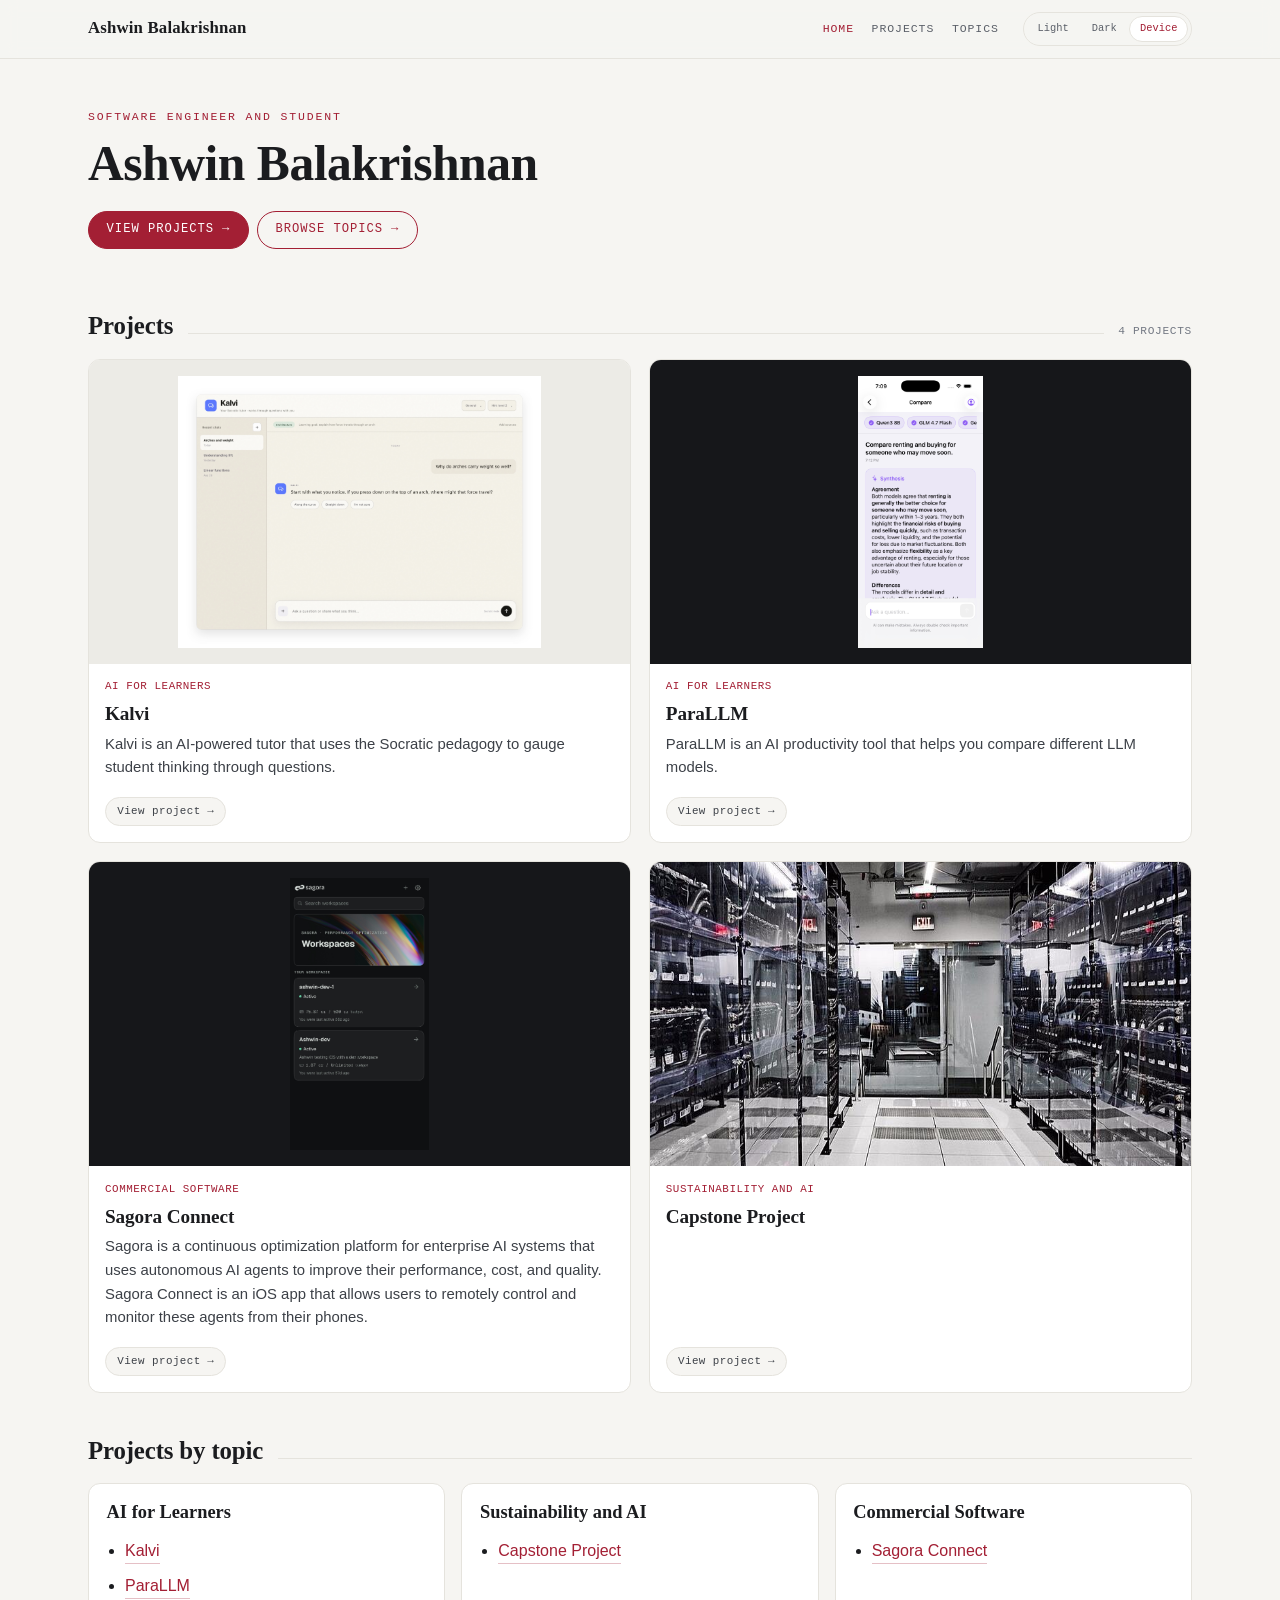
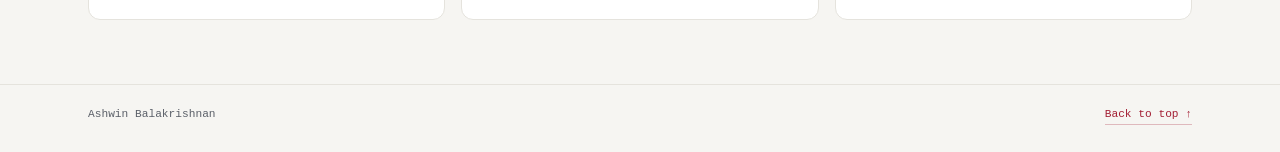
<file: index.html>
<!doctype html>
<html lang="en" data-theme="device">
<head>
  <meta charset="utf-8">
  <meta name="viewport" content="width=device-width, initial-scale=1">
  <meta name="theme-color" content="#F6F5F2">
  <meta name="description" content="Ashwin Balakrishnan — Software Engineer and Student">
  <meta property="og:title" content="Ashwin Balakrishnan">
  <meta property="og:description" content="Ashwin Balakrishnan — Software Engineer and Student">
  <meta property="og:type" content="website">
  <title>Ashwin Balakrishnan</title>
  <script>
    // Apply the saved appearance before the stylesheet loads.
    try {
      const savedTheme = localStorage.getItem('portfolio-theme');
      if (['light', 'dark', 'device'].includes(savedTheme)) {
        document.documentElement.dataset.theme = savedTheme;
      }
    } catch {}
  </script>
  <link rel="stylesheet" href="styles.css?v=485163ef6a50">
  <script src="portfolio.js?v=b46e432a2c5e" defer></script>
</head>
<body id="top">
  <a class="skip-link" href="#main-content">Skip to content</a>
  <header class="topbar">
    <div class="inner">
      <a class="brand" href="index.html">Ashwin Balakrishnan</a>
      <button class="navtoggle" type="button" aria-label="Menu" aria-expanded="false" aria-controls="site-navigation" hidden>☰</button>
      <nav class="sections" id="site-navigation" aria-label="Sections">
        <a href="index.html" aria-current="page">Home</a>
        <a href="#projects">Projects</a>
        <a href="#topics">Topics</a>
      </nav>
      <fieldset class="theme-picker" hidden>
        <legend class="sr-only">Appearance</legend>
        <div class="theme-options">
          <label><input type="radio" name="theme" value="light"><span>Light</span></label>
          <label><input type="radio" name="theme" value="dark"><span>Dark</span></label>
          <label><input type="radio" name="theme" value="device" checked><span>Device<span class="sr-only"> default</span></span></label>
        </div>
      </fieldset>
    </div>
  </header>
  <main id="main-content" tabindex="-1">
    <section class="hero" aria-labelledby="intro-heading">
      <p class="eyebrow">Software Engineer and Student</p>
      <h1 id="intro-heading">Ashwin Balakrishnan</h1>
      <div class="hero-actions">
        <a class="cta" href="#projects">View projects <span aria-hidden="true">→</span></a>
        <a class="cta ghost" href="#topics">Browse topics <span aria-hidden="true">→</span></a>
      </div>
    </section>

    <section id="projects" aria-labelledby="projects-heading">
      <div class="sec-head"><h2 id="projects-heading">Projects</h2><span class="rule" aria-hidden="true"></span><span class="section-note">4 projects</span></div>
      <div class="project-grid">
        <article class="card" id="kalvi">
          <a class="media desktop" href="kalvi.html" aria-label="View Kalvi"><img src="assets/kalvi.jpg" width="2117" height="1591" loading="lazy" alt="Kalvi tutoring interface."></a>
          <div class="card-body">
            <p class="meta">AI for Learners</p>
            <h3><a href="kalvi.html">Kalvi</a></h3>
            <p class="summary">Kalvi is an AI-powered tutor that uses the Socratic pedagogy to gauge student thinking through questions.</p>
            <div class="card-links"><a class="out" href="kalvi.html">View project <span aria-hidden="true">→</span></a></div>
          </div>
        </article>
        <article class="card" id="parallm">
          <a class="media phone" href="parallm.html" aria-label="View ParaLLM"><img src="assets/parallm-completed-synthesis.jpg" width="736" height="1600" loading="lazy" alt="A completed comparison in ParaLLM."></a>
          <div class="card-body">
            <p class="meta">AI for Learners</p>
            <h3><a href="parallm.html">ParaLLM</a></h3>
            <p class="summary">ParaLLM is an AI productivity tool that helps you compare different LLM models.</p>
            <div class="card-links"><a class="out" href="parallm.html">View project <span aria-hidden="true">→</span></a></div>
          </div>
        </article>
        <article class="card" id="sagora-connect">
          <a class="media phone" href="sagora-connect.html" aria-label="View Sagora Connect"><img src="assets/sagora-connect-workspaces.jpg" width="730" height="1438" loading="lazy" alt="Sagora Connect workspaces."></a>
          <div class="card-body">
            <p class="meta">Commercial Software</p>
            <h3><a href="sagora-connect.html">Sagora Connect</a></h3>
            <p class="summary">Sagora is a continuous optimization platform for enterprise AI systems that uses autonomous AI agents to improve their performance, cost, and quality. Sagora Connect is an iOS app that allows users to remotely control and monitor these agents from their phones.</p>
            <div class="card-links"><a class="out" href="sagora-connect.html">View project <span aria-hidden="true">→</span></a></div>
          </div>
        </article>
        <article class="card" id="capstone">
          <a class="media photo" href="capstone.html" aria-label="View Capstone Project"><img src="assets/capstone-data-center.jpg" width="1198" height="439" loading="lazy" alt="An aisle between rows of server racks in a data center."></a>
          <div class="card-body">
            <p class="meta">Sustainability and AI</p>
            <h3><a href="capstone.html">Capstone Project</a></h3>

            <div class="card-links"><a class="out" href="capstone.html">View project <span aria-hidden="true">→</span></a></div>
          </div>
        </article>
      </div>
    </section>

    <section id="topics" aria-labelledby="topics-heading">
      <div class="sec-head"><h2 id="topics-heading">Projects by topic</h2><span class="rule" aria-hidden="true"></span></div>
      <div class="topics">
        <section class="topic">
          <h3>AI for Learners</h3>
          <ul><li><a href="kalvi.html">Kalvi</a></li><li><a href="parallm.html">ParaLLM</a></li></ul>
        </section>
        <section class="topic">
          <h3>Sustainability and AI</h3>
          <ul><li><a href="capstone.html">Capstone Project</a></li></ul>
        </section>
        <section class="topic">
          <h3>Commercial Software</h3>
          <ul><li><a href="sagora-connect.html">Sagora Connect</a></li></ul>
        </section>
      </div>
    </section>
  </main>

  <footer class="page-footer">
    <div class="inner"><span>Ashwin Balakrishnan</span><a href="#top">Back to top ↑</a></div>
  </footer>
</body>
</html>
</file>
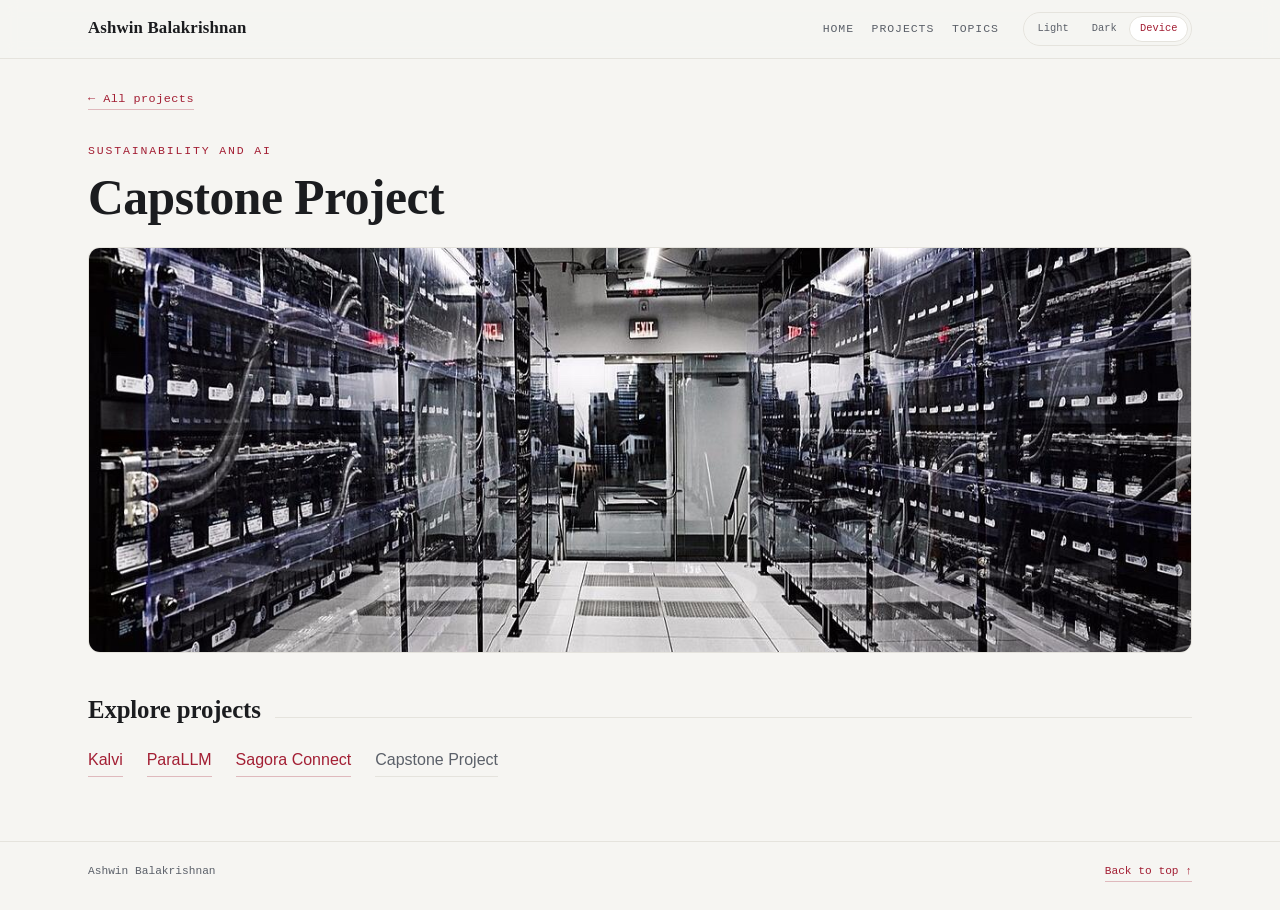
<file: capstone.html>
<!doctype html>
<html lang="en" data-theme="device">
<head>
  <meta charset="utf-8">
  <meta name="viewport" content="width=device-width, initial-scale=1">
  <meta name="theme-color" content="#F6F5F2">
  <meta name="description" content="Capstone Project — Ashwin Balakrishnan">
  <meta property="og:title" content="Capstone Project — Ashwin Balakrishnan">
  <meta property="og:description" content="Capstone Project — Ashwin Balakrishnan">
  <meta property="og:type" content="website">
  <title>Capstone Project — Ashwin Balakrishnan</title>
  <script>
    // Apply the saved appearance before the stylesheet loads.
    try {
      const savedTheme = localStorage.getItem('portfolio-theme');
      if (['light', 'dark', 'device'].includes(savedTheme)) {
        document.documentElement.dataset.theme = savedTheme;
      }
    } catch {}
  </script>
  <link rel="stylesheet" href="styles.css?v=485163ef6a50">
  <script src="portfolio.js?v=b46e432a2c5e" defer></script>
</head>
<body id="top">
  <a class="skip-link" href="#main-content">Skip to content</a>
  <header class="topbar">
    <div class="inner">
      <a class="brand" href="index.html">Ashwin Balakrishnan</a>
      <button class="navtoggle" type="button" aria-label="Menu" aria-expanded="false" aria-controls="site-navigation" hidden>☰</button>
      <nav class="sections" id="site-navigation" aria-label="Sections">
        <a href="index.html">Home</a>
        <a href="index.html#projects">Projects</a>
        <a href="index.html#topics">Topics</a>
      </nav>
      <fieldset class="theme-picker" hidden>
        <legend class="sr-only">Appearance</legend>
        <div class="theme-options">
          <label><input type="radio" name="theme" value="light"><span>Light</span></label>
          <label><input type="radio" name="theme" value="dark"><span>Dark</span></label>
          <label><input type="radio" name="theme" value="device" checked><span>Device<span class="sr-only"> default</span></span></label>
        </div>
      </fieldset>
    </div>
  </header>
  <main class="detail-main" id="main-content" tabindex="-1">
    <a class="back-link" href="index.html#projects">← All projects</a>
    <article class="project project-detail" id="capstone">
      <header class="project-heading">
        <p class="eyebrow">Sustainability and AI</p>
        <h1>Capstone Project</h1>

      </header>
      <div class="project-images">
        <a class="desktop-capture" href="assets/capstone-data-center.jpg" target="_blank" rel="noopener noreferrer" aria-label="Open the data center photo at full size"><img src="assets/capstone-data-center.jpg" width="1198" height="439" alt="An aisle between rows of server racks in a data center."></a>
        <!-- Add your capstone summary here. -->
      </div>
    </article>

    <nav class="project-nav" aria-label="Projects">
      <div class="sec-head"><h2>Explore projects</h2><span class="rule" aria-hidden="true"></span></div>
      <div class="project-nav-links">
        <a href="kalvi.html">Kalvi</a>
        <a href="parallm.html">ParaLLM</a>
        <a href="sagora-connect.html">Sagora Connect</a>
        <a href="capstone.html" aria-current="page">Capstone Project</a>
      </div>
    </nav>
  </main>

  <footer class="page-footer">
    <div class="inner"><span>Ashwin Balakrishnan</span><a href="#top">Back to top ↑</a></div>
  </footer>
</body>
</html>
</file>
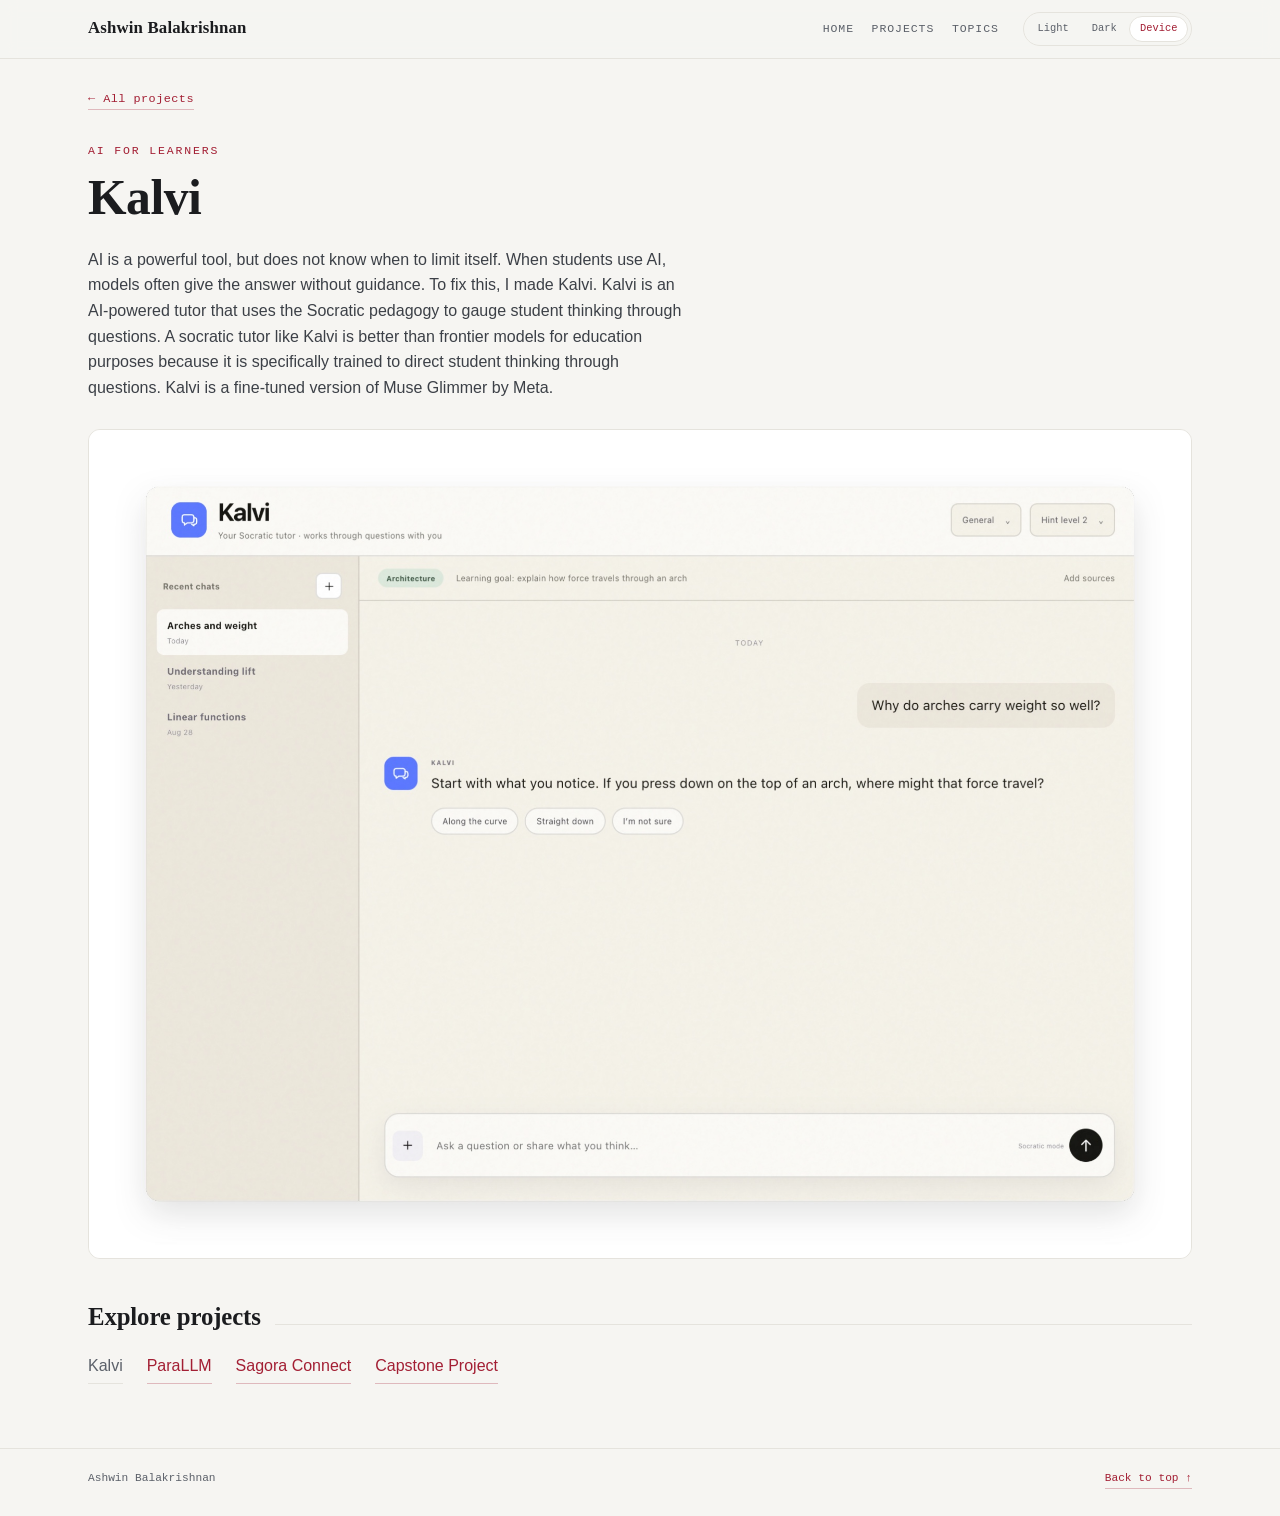
<file: kalvi.html>
<!doctype html>
<html lang="en" data-theme="device">
<head>
  <meta charset="utf-8">
  <meta name="viewport" content="width=device-width, initial-scale=1">
  <meta name="theme-color" content="#F6F5F2">
  <meta name="description" content="Kalvi — Ashwin Balakrishnan">
  <meta property="og:title" content="Kalvi — Ashwin Balakrishnan">
  <meta property="og:description" content="Kalvi — Ashwin Balakrishnan">
  <meta property="og:type" content="website">
  <title>Kalvi — Ashwin Balakrishnan</title>
  <script>
    // Apply the saved appearance before the stylesheet loads.
    try {
      const savedTheme = localStorage.getItem('portfolio-theme');
      if (['light', 'dark', 'device'].includes(savedTheme)) {
        document.documentElement.dataset.theme = savedTheme;
      }
    } catch {}
  </script>
  <link rel="stylesheet" href="styles.css?v=485163ef6a50">
  <script src="portfolio.js?v=b46e432a2c5e" defer></script>
</head>
<body id="top">
  <a class="skip-link" href="#main-content">Skip to content</a>
  <header class="topbar">
    <div class="inner">
      <a class="brand" href="index.html">Ashwin Balakrishnan</a>
      <button class="navtoggle" type="button" aria-label="Menu" aria-expanded="false" aria-controls="site-navigation" hidden>☰</button>
      <nav class="sections" id="site-navigation" aria-label="Sections">
        <a href="index.html">Home</a>
        <a href="index.html#projects">Projects</a>
        <a href="index.html#topics">Topics</a>
      </nav>
      <fieldset class="theme-picker" hidden>
        <legend class="sr-only">Appearance</legend>
        <div class="theme-options">
          <label><input type="radio" name="theme" value="light"><span>Light</span></label>
          <label><input type="radio" name="theme" value="dark"><span>Dark</span></label>
          <label><input type="radio" name="theme" value="device" checked><span>Device<span class="sr-only"> default</span></span></label>
        </div>
      </fieldset>
    </div>
  </header>
  <main class="detail-main" id="main-content" tabindex="-1">
    <a class="back-link" href="index.html#projects">← All projects</a>
    <article class="project project-detail" id="kalvi">
      <header class="project-heading">
        <p class="eyebrow">AI for Learners</p>
        <h1>Kalvi</h1>

      </header>
      <div class="prose project-description">
        <p>AI is a powerful tool, but does not know when to limit itself. When students use AI, models often give the answer without guidance. To fix this, I made Kalvi. Kalvi is an AI-powered tutor that uses the Socratic pedagogy to gauge student thinking through questions. A socratic tutor like Kalvi is better than frontier models for education purposes because it is specifically trained to direct student thinking through questions. Kalvi is a fine-tuned version of Muse Glimmer by Meta.</p>
      </div>
      <div class="project-images">
        <a class="desktop-capture" href="assets/kalvi.png" target="_blank" rel="noopener noreferrer" aria-label="Open the Kalvi screenshot at full size">
          <img src="assets/kalvi.jpg" width="2117" height="1591" loading="lazy" alt="Kalvi showing a tutoring conversation about arches, recent chats, and suggested answers.">
        </a>
      </div>
    </article>

    <nav class="project-nav" aria-label="Projects">
      <div class="sec-head"><h2>Explore projects</h2><span class="rule" aria-hidden="true"></span></div>
      <div class="project-nav-links">
        <a href="kalvi.html" aria-current="page">Kalvi</a>
        <a href="parallm.html">ParaLLM</a>
        <a href="sagora-connect.html">Sagora Connect</a>
        <a href="capstone.html">Capstone Project</a>
      </div>
    </nav>
  </main>

  <footer class="page-footer">
    <div class="inner"><span>Ashwin Balakrishnan</span><a href="#top">Back to top ↑</a></div>
  </footer>
</body>
</html>
</file>
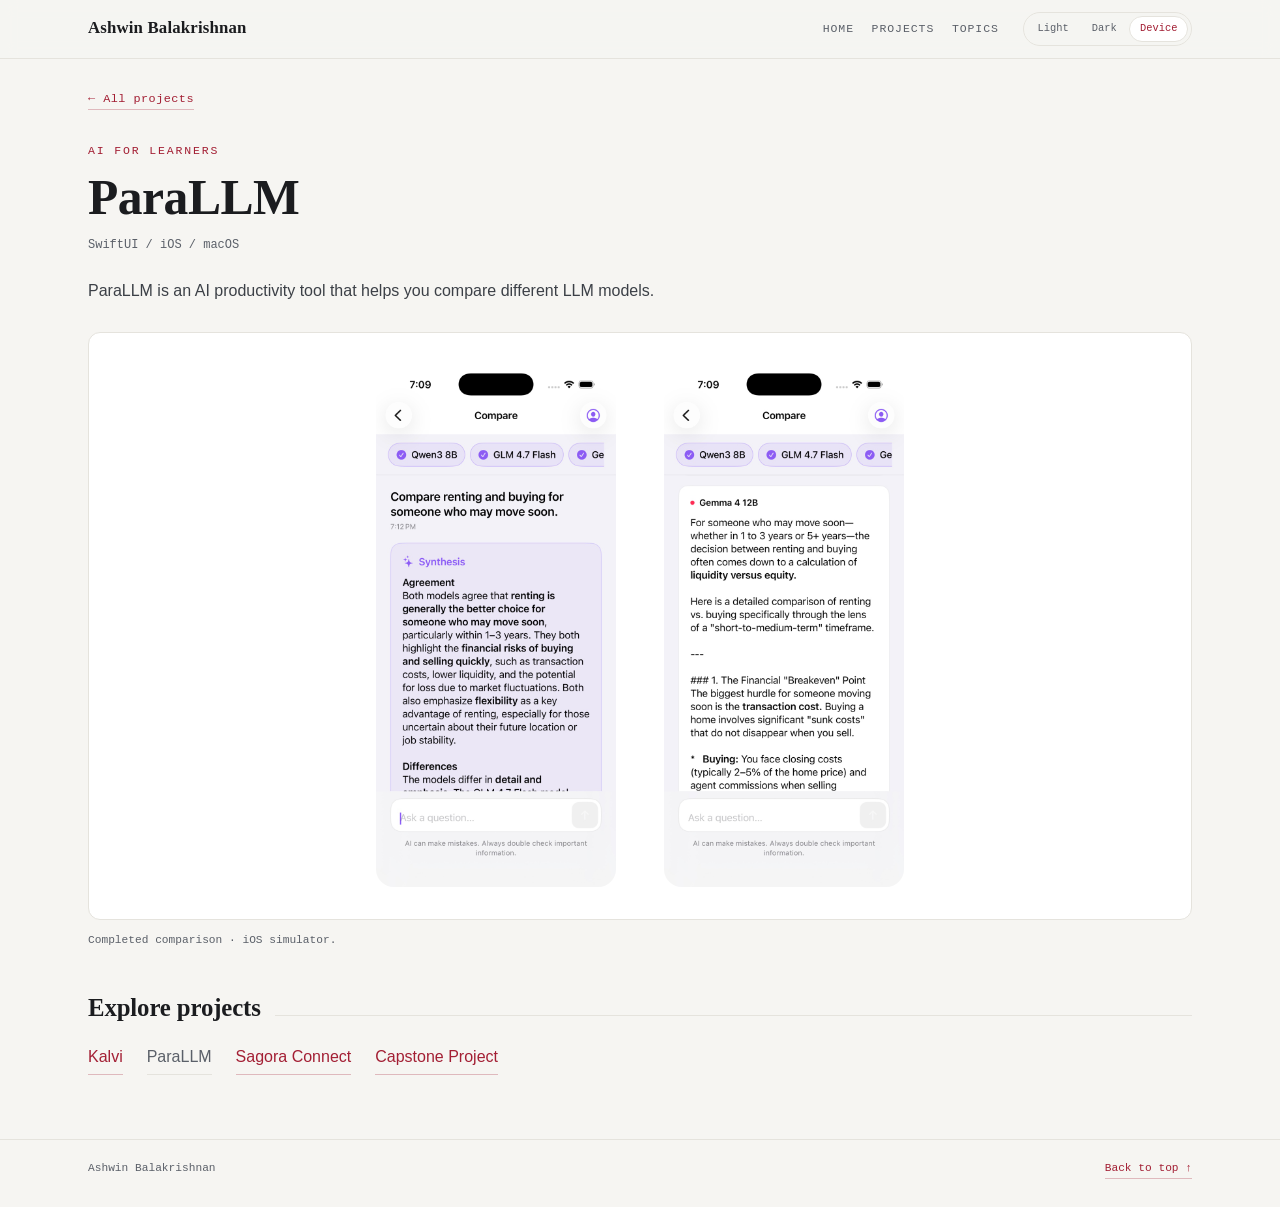
<file: parallm.html>
<!doctype html>
<html lang="en" data-theme="device">
<head>
  <meta charset="utf-8">
  <meta name="viewport" content="width=device-width, initial-scale=1">
  <meta name="theme-color" content="#F6F5F2">
  <meta name="description" content="ParaLLM — Ashwin Balakrishnan">
  <meta property="og:title" content="ParaLLM — Ashwin Balakrishnan">
  <meta property="og:description" content="ParaLLM — Ashwin Balakrishnan">
  <meta property="og:type" content="website">
  <title>ParaLLM — Ashwin Balakrishnan</title>
  <script>
    // Apply the saved appearance before the stylesheet loads.
    try {
      const savedTheme = localStorage.getItem('portfolio-theme');
      if (['light', 'dark', 'device'].includes(savedTheme)) {
        document.documentElement.dataset.theme = savedTheme;
      }
    } catch {}
  </script>
  <link rel="stylesheet" href="styles.css?v=485163ef6a50">
  <script src="portfolio.js?v=b46e432a2c5e" defer></script>
</head>
<body id="top">
  <a class="skip-link" href="#main-content">Skip to content</a>
  <header class="topbar">
    <div class="inner">
      <a class="brand" href="index.html">Ashwin Balakrishnan</a>
      <button class="navtoggle" type="button" aria-label="Menu" aria-expanded="false" aria-controls="site-navigation" hidden>☰</button>
      <nav class="sections" id="site-navigation" aria-label="Sections">
        <a href="index.html">Home</a>
        <a href="index.html#projects">Projects</a>
        <a href="index.html#topics">Topics</a>
      </nav>
      <fieldset class="theme-picker" hidden>
        <legend class="sr-only">Appearance</legend>
        <div class="theme-options">
          <label><input type="radio" name="theme" value="light"><span>Light</span></label>
          <label><input type="radio" name="theme" value="dark"><span>Dark</span></label>
          <label><input type="radio" name="theme" value="device" checked><span>Device<span class="sr-only"> default</span></span></label>
        </div>
      </fieldset>
    </div>
  </header>
  <main class="detail-main" id="main-content" tabindex="-1">
    <a class="back-link" href="index.html#projects">← All projects</a>
    <article class="project project-detail" id="parallm">
      <header class="project-heading">
        <p class="eyebrow">AI for Learners</p>
        <h1>ParaLLM</h1>
        <p class="project-meta">SwiftUI / iOS / macOS</p>
      </header>
      <div class="prose project-description">
        <p>ParaLLM is an AI productivity tool that helps you compare different LLM models.</p>
      </div>
      <div class="project-images">
        <div class="screen-gallery parallm-gallery">
          <a href="assets/parallm-completed-synthesis.png" target="_blank" rel="noopener noreferrer" aria-label="Open the completed ParaLLM synthesis at full size"><img src="assets/parallm-completed-synthesis.jpg" width="736" height="1600" loading="lazy" alt="ParaLLM showing a renting-versus-buying question and the completed synthesis of model replies."></a>
          <a href="assets/parallm-completed-answer.png" target="_blank" rel="noopener noreferrer" aria-label="Open the completed ParaLLM model reply at full size"><img src="assets/parallm-completed-answer.jpg" width="736" height="1600" loading="lazy" alt="ParaLLM showing Gemma’s completed reply in the same comparison, with no error or loading state."></a>
        </div>
        <p class="image-note">Completed comparison · iOS simulator.</p>
      </div>
    </article>

    <nav class="project-nav" aria-label="Projects">
      <div class="sec-head"><h2>Explore projects</h2><span class="rule" aria-hidden="true"></span></div>
      <div class="project-nav-links">
        <a href="kalvi.html">Kalvi</a>
        <a href="parallm.html" aria-current="page">ParaLLM</a>
        <a href="sagora-connect.html">Sagora Connect</a>
        <a href="capstone.html">Capstone Project</a>
      </div>
    </nav>
  </main>

  <footer class="page-footer">
    <div class="inner"><span>Ashwin Balakrishnan</span><a href="#top">Back to top ↑</a></div>
  </footer>
</body>
</html>
</file>
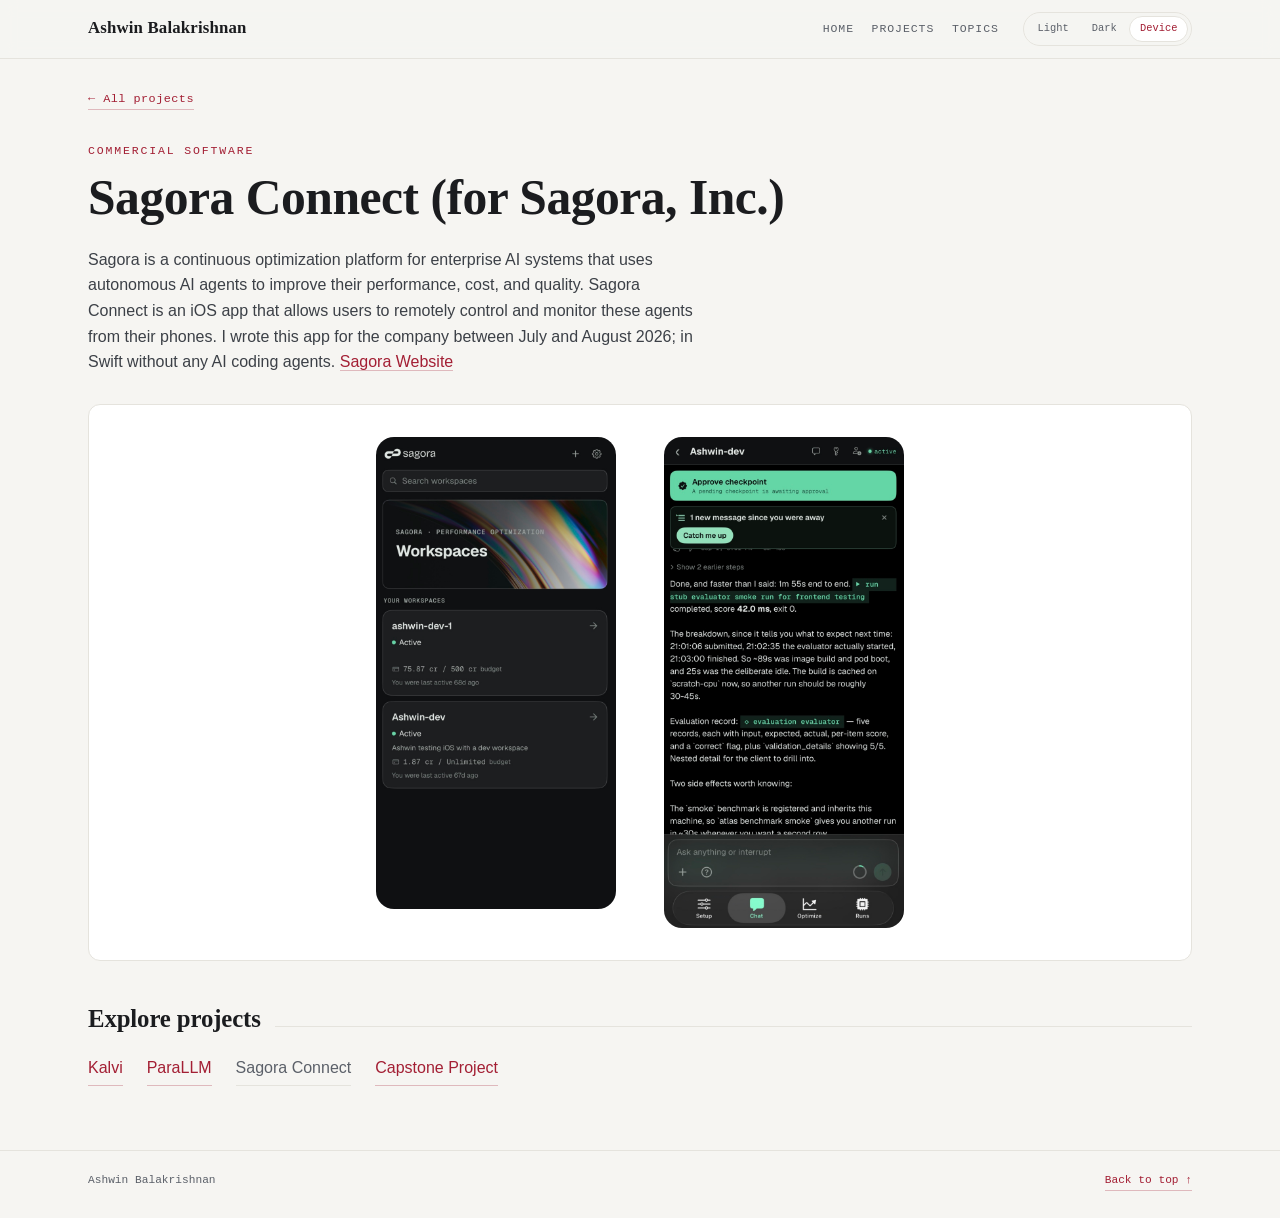
<file: sagora-connect.html>
<!doctype html>
<html lang="en" data-theme="device">
<head>
  <meta charset="utf-8">
  <meta name="viewport" content="width=device-width, initial-scale=1">
  <meta name="theme-color" content="#F6F5F2">
  <meta name="description" content="Sagora Connect — Ashwin Balakrishnan">
  <meta property="og:title" content="Sagora Connect — Ashwin Balakrishnan">
  <meta property="og:description" content="Sagora Connect — Ashwin Balakrishnan">
  <meta property="og:type" content="website">
  <title>Sagora Connect — Ashwin Balakrishnan</title>
  <script>
    // Apply the saved appearance before the stylesheet loads.
    try {
      const savedTheme = localStorage.getItem('portfolio-theme');
      if (['light', 'dark', 'device'].includes(savedTheme)) {
        document.documentElement.dataset.theme = savedTheme;
      }
    } catch {}
  </script>
  <link rel="stylesheet" href="styles.css?v=485163ef6a50">
  <script src="portfolio.js?v=b46e432a2c5e" defer></script>
</head>
<body id="top">
  <a class="skip-link" href="#main-content">Skip to content</a>
  <header class="topbar">
    <div class="inner">
      <a class="brand" href="index.html">Ashwin Balakrishnan</a>
      <button class="navtoggle" type="button" aria-label="Menu" aria-expanded="false" aria-controls="site-navigation" hidden>☰</button>
      <nav class="sections" id="site-navigation" aria-label="Sections">
        <a href="index.html">Home</a>
        <a href="index.html#projects">Projects</a>
        <a href="index.html#topics">Topics</a>
      </nav>
      <fieldset class="theme-picker" hidden>
        <legend class="sr-only">Appearance</legend>
        <div class="theme-options">
          <label><input type="radio" name="theme" value="light"><span>Light</span></label>
          <label><input type="radio" name="theme" value="dark"><span>Dark</span></label>
          <label><input type="radio" name="theme" value="device" checked><span>Device<span class="sr-only"> default</span></span></label>
        </div>
      </fieldset>
    </div>
  </header>
  <main class="detail-main" id="main-content" tabindex="-1">
    <a class="back-link" href="index.html#projects">← All projects</a>
    <article class="project project-detail" id="sagora-connect">
      <header class="project-heading">
        <p class="eyebrow">Commercial Software</p>
        <h1>Sagora Connect (for Sagora, Inc.)</h1>

      </header>
      <div class="prose project-description">
        <p>Sagora is a continuous optimization platform for enterprise AI systems that uses autonomous AI agents to improve their performance, cost, and quality. Sagora Connect is an iOS app that allows users to remotely control and monitor these agents from their phones. I wrote this app for the company between July and August 2026; in Swift without any AI coding agents. <a href="https://sagoralabs.com">Sagora Website</a></p>
      </div>
      <div class="project-images">
        <div class="screen-gallery sagora-gallery">
          <a href="assets/sagora-connect-workspaces.png" target="_blank" rel="noopener noreferrer" aria-label="Open the Sagora Connect workspaces screenshot at full size"><img src="assets/sagora-connect-workspaces.jpg" width="730" height="1438" loading="lazy" alt="Sagora Connect showing workspace search and two active workspaces."></a>
          <a href="assets/sagora-connect-chat.png" target="_blank" rel="noopener noreferrer" aria-label="Open the Sagora Connect chat screenshot at full size"><img src="assets/sagora-connect-chat.jpg" width="732" height="1500" loading="lazy" alt="Sagora Connect showing a workspace conversation, checkpoint approval, and chat controls."></a>
        </div>
      </div>
    </article>

    <nav class="project-nav" aria-label="Projects">
      <div class="sec-head"><h2>Explore projects</h2><span class="rule" aria-hidden="true"></span></div>
      <div class="project-nav-links">
        <a href="kalvi.html">Kalvi</a>
        <a href="parallm.html">ParaLLM</a>
        <a href="sagora-connect.html" aria-current="page">Sagora Connect</a>
        <a href="capstone.html">Capstone Project</a>
      </div>
    </nav>
  </main>

  <footer class="page-footer">
    <div class="inner"><span>Ashwin Balakrishnan</span><a href="#top">Back to top ↑</a></div>
  </footer>
</body>
</html>
</file>
<file: styles.css>
:root {
  color-scheme: light;
  --background: #F6F5F2;
  --surface: #FFFFFF;
  --text: #1B1C1F;
  --secondary: #5B6069;
  --body-muted: #3C4047;
  --faint: #737883;
  --line: #E5E3DD;
  --stage: #ECEBE6;
  --accent: #A31F34;
  --accent-hover: #7E1728;
  --on-accent: #FFFFFF;
  --link-line: rgba(163, 31, 52, .28);
  --selection: #EDD6DA;
  --bar-background: rgba(246, 245, 242, .9);
  --serif: "Iowan Old Style", "Palatino Linotype", Palatino, "Book Antiqua", Georgia, serif;
  --sans: -apple-system, BlinkMacSystemFont, "Segoe UI", Roboto, Helvetica, Arial, sans-serif;
  --mono: ui-monospace, "SF Mono", SFMono-Regular, Menlo, Consolas, monospace;
  --max-width: 72rem;
  font-family: var(--sans);
  font-size: 16px;
  line-height: 1.6;
  font-synthesis: none;
}

:root[data-theme="dark"] {
  color-scheme: dark;
  --background: #15161A;
  --surface: #1E2026;
  --text: #ECEBE6;
  --secondary: #A3A8B1;
  --body-muted: #C5CAD2;
  --faint: #A3A8B1;
  --line: #2C2F37;
  --stage: #202228;
  --accent: #F2B84B;
  --accent-hover: #F8CE78;
  --on-accent: #15161A;
  --link-line: rgba(242, 184, 75, .35);
  --selection: #554526;
  --bar-background: rgba(21, 22, 26, .9);
}

@media (prefers-color-scheme: dark) {
  :root[data-theme="device"] {
    color-scheme: dark;
    --background: #15161A;
    --surface: #1E2026;
    --text: #ECEBE6;
    --secondary: #A3A8B1;
    --body-muted: #C5CAD2;
    --faint: #A3A8B1;
    --line: #2C2F37;
    --stage: #202228;
    --accent: #F2B84B;
    --accent-hover: #F8CE78;
    --on-accent: #15161A;
    --link-line: rgba(242, 184, 75, .35);
    --selection: #554526;
    --bar-background: rgba(21, 22, 26, .9);
  }
}

* { box-sizing: border-box; }
html { scroll-behavior: smooth; scroll-padding-top: 6rem; -webkit-text-size-adjust: 100%; }
body { margin: 0; color: var(--text); background: var(--background); -webkit-font-smoothing: antialiased; }
a { color: var(--accent); text-decoration: none; border-bottom: 1px solid var(--link-line); touch-action: manipulation; }
a:hover { color: var(--accent-hover); border-bottom-color: var(--accent-hover); }
a:focus-visible, button:focus-visible { outline: 2px solid var(--accent); outline-offset: 4px; border-radius: 2px; }
::selection { background: var(--selection); color: var(--text); }
img { display: block; max-width: 100%; height: auto; }
h1, h2, h3, p { margin: 0; }
h1, h2, h3 { font-family: var(--serif); font-weight: 600; }
h1 { font-size: clamp(2.1rem, 5vw, 3.1rem); line-height: 1.08; letter-spacing: -.01em; text-wrap: balance; }
h2 { font-size: 1.55rem; letter-spacing: -.005em; line-height: 1.3; }
[hidden] { display: none !important; }
.sr-only { position: absolute; width: 1px; height: 1px; padding: 0; overflow: hidden; clip-path: inset(50%); white-space: nowrap; border: 0; }
.skip-link { position: fixed; top: 12px; left: 12px; z-index: 30; padding: 10px 15px; background: var(--surface); border: 1px solid var(--line); transform: translateY(-180%); }
.skip-link:focus { transform: none; }

/* The reference's serif wordmark, compact navigation, and paper-like header. */
.topbar { position: sticky; top: 0; z-index: 20; background: var(--bar-background); backdrop-filter: saturate(1.1) blur(8px); border-bottom: 1px solid var(--line); }
.inner { max-width: var(--max-width); margin-inline: auto; padding-inline: 1.5rem; }
.topbar .inner { min-height: 3.6rem; padding-block: .7rem; display: flex; align-items: center; gap: 1.5rem; }
.brand { margin-right: auto; font-family: var(--serif); font-weight: 600; font-size: 1.05rem; letter-spacing: .01em; color: var(--text); border: 0; }
.brand:hover { color: var(--text); }
.sections { display: flex; gap: 1.1rem; font-family: var(--mono); font-size: .72rem; letter-spacing: .08em; text-transform: uppercase; }
.sections a { color: var(--secondary); border: 0; padding-block: .4rem; }
.sections a:hover, .sections a[aria-current="page"] { color: var(--accent); }
.navtoggle { cursor: pointer; background: transparent; border: 1px solid var(--line); border-radius: 8px; width: 2.25rem; height: 2.25rem; padding: 0; color: var(--text); font: 1.15rem var(--sans); }

.theme-picker { padding: 0; margin: 0; border: 0; min-width: 0; }
.theme-options { display: inline-flex; border: 1px solid var(--line); border-radius: 999px; padding: 3px; gap: 2px; }
.theme-options label { position: relative; cursor: pointer; }
.theme-options input { position: absolute; inset: 0; width: 100%; height: 100%; opacity: 0; margin: 0; cursor: pointer; }
.theme-options label > span { display: block; padding: .27rem .6rem; border: 1px solid transparent; border-radius: 999px; font-family: var(--mono); font-size: .65rem; line-height: 1.5; color: var(--secondary); }
.theme-options input:checked + span { color: var(--accent); background: var(--surface); border-color: var(--line); }
.theme-options input:focus-visible + span { outline: 2px solid var(--accent); outline-offset: 2px; }
.theme-options label:hover > span { color: var(--accent); }

main { max-width: var(--max-width); margin-inline: auto; padding: 0 1.5rem 4rem; }
main:focus { outline: none; }
.eyebrow { margin-bottom: .65rem; font-family: var(--mono); font-size: .72rem; letter-spacing: .16em; text-transform: uppercase; color: var(--accent); }
.hero { padding: 3.1rem 0 1.25rem; }
.hero-actions { display: flex; flex-wrap: wrap; gap: .5rem; margin-top: 1.3rem; }
.cta { display: inline-flex; align-items: center; gap: .5rem; font-family: var(--mono); font-size: .76rem; letter-spacing: .08em; text-transform: uppercase; color: var(--on-accent); background: var(--accent); border: 1px solid var(--accent); border-radius: 999px; padding: .5rem 1.1rem; }
.cta:hover { background: var(--accent-hover); border-color: var(--accent-hover); color: var(--on-accent); }
.cta.ghost { background: transparent; color: var(--accent); }
.cta.ghost:hover { background: var(--accent); color: var(--on-accent); }
.sec-head { display: flex; align-items: baseline; gap: .9rem; margin: 2.6rem 0 1rem; }
.sec-head .rule { flex: 1; height: 1px; background: var(--line); }
.section-note { color: var(--faint); font-family: var(--mono); font-size: .7rem; letter-spacing: .06em; text-transform: uppercase; }

.project-grid { display: grid; grid-template-columns: repeat(2, minmax(0, 1fr)); gap: 1.1rem; }
.card { display: flex; flex-direction: column; background: var(--surface); border: 1px solid var(--line); border-radius: 12px; overflow: hidden; transition: transform .15s, box-shadow .15s; }
.card:hover { transform: translateY(-2px); box-shadow: 0 10px 28px rgba(0, 0, 0, .1); }
.media { display: block; aspect-ratio: 16 / 9; background: var(--stage); border: 0; overflow: hidden; }
.media img { width: 100%; height: 100%; object-fit: cover; }
.media.phone { background: #16171A; padding: 1rem; }
.media.phone img { object-fit: contain; }
.media.desktop { padding: 1rem; }
.media.desktop img { object-fit: contain; }
.card-body { padding: .9rem 1rem 1rem; display: flex; flex-direction: column; gap: .4rem; flex: 1; }
.meta { font-family: var(--mono); font-size: .68rem; letter-spacing: .05em; text-transform: uppercase; color: var(--accent); }
.card h3 { font-size: 1.2rem; line-height: 1.25; letter-spacing: -.005em; }
.card h3 a { color: var(--text); border: 0; }
.card h3 a:hover { color: var(--accent); }
.summary { font-size: .93rem; color: var(--body-muted); }
.card-links { margin-top: auto; padding-top: .6rem; }
.out { display: inline-flex; align-items: center; gap: .4rem; font-family: var(--mono); font-size: .68rem; letter-spacing: .04em; color: var(--body-muted); border: 1px solid var(--line); border-radius: 999px; padding: .3rem .7rem; background: var(--background); }
.out:hover { border-color: var(--accent); color: var(--accent); }
.topics { display: grid; grid-template-columns: repeat(3, minmax(0, 1fr)); gap: 1rem; }
.topic { background: var(--surface); border: 1px solid var(--line); border-radius: 12px; padding: 1rem 1.1rem; }
.topic h3 { font-size: 1.15rem; line-height: 1.35; }
.topic ul { padding-left: 1.15rem; margin: .5rem 0 0; }
.topic li { padding-block: .3rem; }
.topic a { padding-block: .25rem; }

/* Individual project pages use the same editorial heading and reading width. */
.detail-main { padding-top: 1.6rem; }
.back-link { display: inline-block; margin-bottom: 2rem; font-family: var(--mono); font-size: .74rem; letter-spacing: .04em; }
.project-heading { margin-bottom: 1.4rem; }
.project-meta { margin-top: .75rem; color: var(--secondary); font-family: var(--mono); font-size: .75rem; }
.prose { max-width: 68ch; }
.prose p { margin-bottom: .9rem; }
.project-description { margin-bottom: 1.8rem; color: var(--body-muted); }
.project-description:empty { display: none; }
.desktop-capture { display: block; border: 1px solid var(--line); border-radius: 12px; overflow: hidden; }
.desktop-capture img { width: 100%; }
.desktop-capture:hover { border-color: var(--accent); }
.screen-gallery { display: flex; justify-content: center; align-items: flex-start; gap: 3rem; padding: 2rem; background: var(--surface); border: 1px solid var(--line); border-radius: 12px; }
.screen-gallery a { display: block; min-width: 0; width: 240px; border: 0; border-radius: 18px; overflow: hidden; }
.screen-gallery img { width: 100%; }
.image-note { font-family: var(--mono); font-size: .7rem; color: var(--secondary); margin-top: .75rem; }
.project-nav-links { display: flex; flex-wrap: wrap; gap: .65rem 1.5rem; }
.project-nav-links a { padding-block: .25rem; }
.project-nav-links a[aria-current="page"] { color: var(--secondary); border-bottom-color: var(--line); }
.page-footer { border-top: 1px solid var(--line); color: var(--secondary); font-family: var(--mono); font-size: .7rem; }
.page-footer .inner { padding-block: 1.3rem 1.8rem; display: flex; align-items: baseline; justify-content: space-between; gap: 1rem; }

@media (min-width: 641px) { .navtoggle { display: none; } }
@media (max-width: 760px) {
  .topbar .inner { gap: 1rem; }
  .brand { font-size: 1rem; }
  .topics { grid-template-columns: 1fr; }
  .screen-gallery { gap: 1.5rem; padding: 1.5rem; }
}
@media (max-width: 640px) {
  html { scroll-padding-top: 8rem; }
  main { padding-inline: 1rem; padding-bottom: 2.5rem; }
  .inner { padding-inline: 1rem; }
  .topbar .inner { flex-wrap: wrap; gap: .5rem 1rem; }
  .navtoggle { display: inline-flex; justify-content: center; align-items: center; }
  .theme-picker { flex-basis: 100%; }
  .theme-options label > span { padding: .35rem .8rem; font-size: .68rem; }
  .sections { flex-basis: 100%; order: 5; flex-direction: column; gap: 0; margin-top: .3rem; padding-top: .35rem; border-top: 1px solid var(--line); }
  .topbar.nav-ready .sections:not(.open) { display: none; }
  .sections a { padding: .7rem .15rem; font-size: .82rem; border-bottom: 1px solid var(--line); }
  .hero { padding: 2.2rem 0 .5rem; }
  .hero .eyebrow { font-size: .65rem; }
  .sec-head { margin-top: 2rem; gap: .6rem; }
  .section-note { font-size: .62rem; }
  .project-grid { grid-template-columns: 1fr; }
  .screen-gallery { gap: 1rem; padding: 1rem; }
  .screen-gallery a { width: min(50%, 220px); border-radius: 12px; }
  .back-link { margin-bottom: 1.5rem; }
  .page-footer .inner { font-size: .65rem; }
}
@media (prefers-reduced-motion: reduce) {
  html { scroll-behavior: auto; }
  *, *::before, *::after { transition: none !important; }
}
</file>
